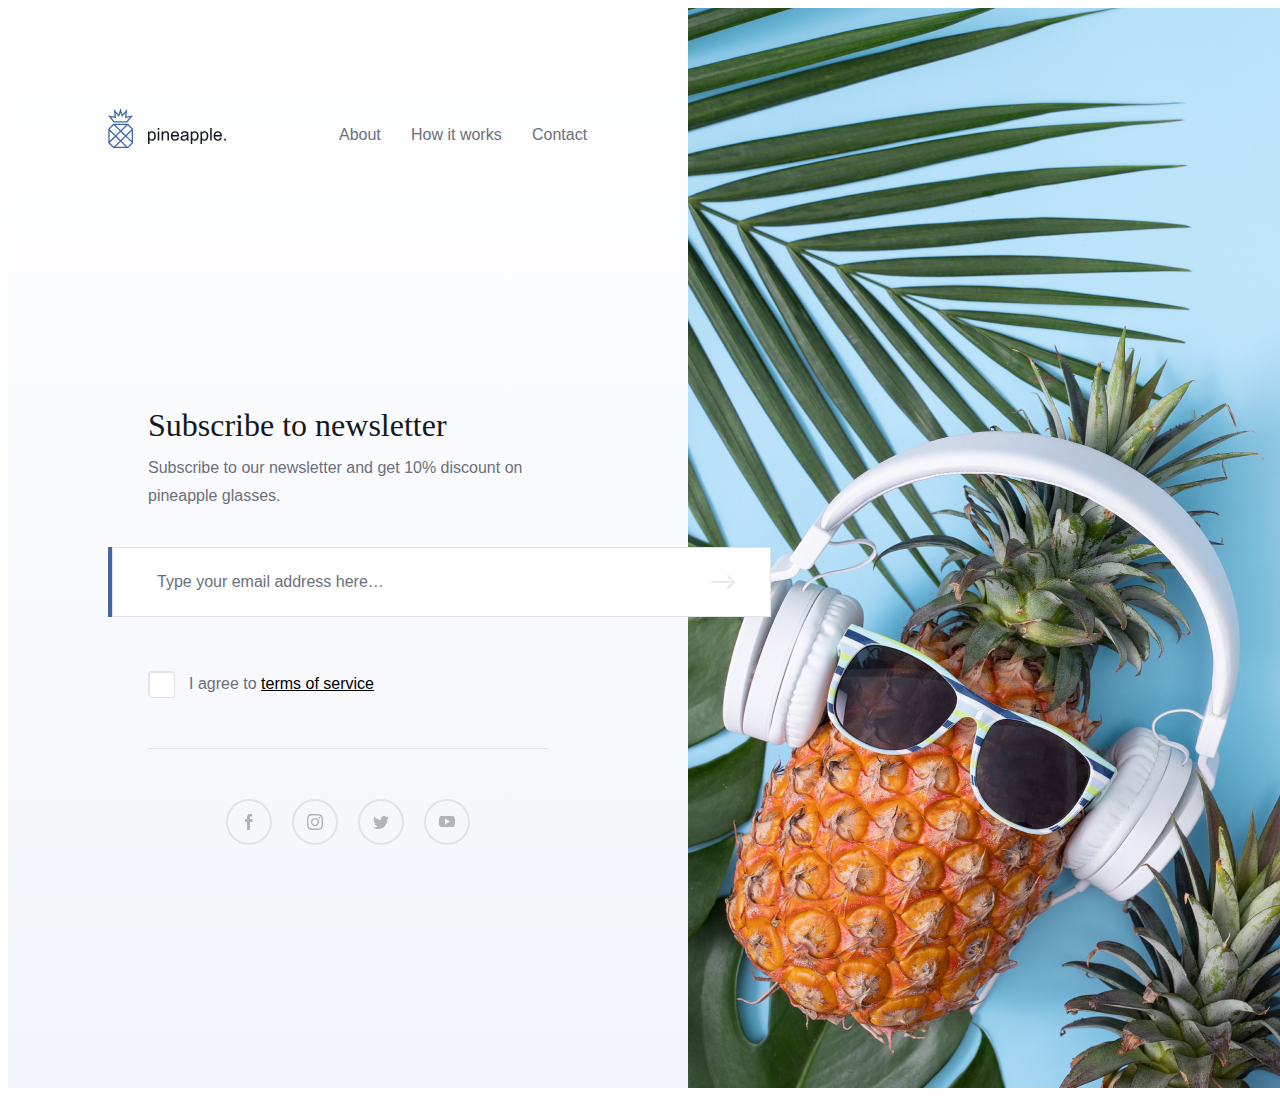
<file: Task1/index.html>
<!DOCTYPE html>
<html lang="en" dir="ltr">
  <head>
    <meta  name="viewport" content="width=device-width, inital-scale=1, maximum-scale=1">
    <link href="style.css" rel="stylesheet">
    <meta charset="utf-8">
    <title></title>
  </head>
  <body>
<div class="bg">
  <div class="right_side"> <img src="Img/image_summer.png" alt=""> </div>
    <div class="left_side">


<!-- Top bar links -->
<div class="topbar">
<a href="#"> <span id="aboutText">About</span> </a>
<a href="#"><span id="howitworksText">How it works</span> </a>
<a href="#"> <span id="contactText">Contact</span> </a>

<!-- Svg pinapple logo and text paths -->
  <svg  id="pineappleText" width="78" height="16" viewBox="0 0 78 16" fill="none" xmlns="http://www.w3.org/2000/svg">
  <path  d="M0 16V3.45115H1.39834V4.63001C1.72803 4.16871 2.10035 3.82417 2.5153 3.59637C2.93026 3.36288 3.43332 3.24613 4.02449 3.24613C4.79755 3.24613 5.47967 3.44545 6.07084 3.8441C6.662 4.24275 7.10822 4.80655 7.40949 5.5355C7.71076 6.25877 7.86139 7.05321 7.86139 7.91885C7.86139 8.84713 7.6937 9.68429 7.35833 10.4303C7.02864 11.1707 6.54547 11.7402 5.90883 12.1388C5.27787 12.5318 4.61281 12.7282 3.91364 12.7282C3.40206 12.7282 2.94163 12.62 2.53236 12.4036C2.12877 12.1872 1.79624 11.9139 1.53476 11.5836V16H0ZM1.38981 8.03844C1.38981 9.20591 1.62571 10.0687 2.09751 10.6268C2.5693 11.1849 3.14058 11.464 3.81132 11.464C4.49344 11.464 5.07608 11.1764 5.55925 10.6012C6.0481 10.0203 6.29252 9.12333 6.29252 7.9103C6.29252 6.75423 6.05378 5.88859 5.5763 5.3134C5.1045 4.73821 4.53892 4.45061 3.87954 4.45061C3.22584 4.45061 2.64604 4.75814 2.14014 5.3732C1.63992 5.98256 1.38981 6.87097 1.38981 8.03844Z" fill="#131821"/>
  <path  d="M9.72868 1.76829V0H11.2634V1.76829H9.72868ZM9.72868 12.5232V3.45115H11.2634V12.5232H9.72868Z" fill="#131821"/>
  <path  d="M13.6082 12.5232V3.45115H14.9895V4.74106C15.6546 3.74444 16.6152 3.24613 17.8714 3.24613C18.4171 3.24613 18.9174 3.34579 19.3721 3.54511C19.8325 3.73874 20.1764 3.99502 20.4038 4.31393C20.6312 4.63285 20.7903 5.01157 20.8813 5.45008C20.9381 5.73483 20.9665 6.23314 20.9665 6.94501V12.5232H19.4318V7.00481C19.4318 6.37836 19.3721 5.91137 19.2527 5.60384C19.1334 5.29062 18.9202 5.04289 18.6132 4.86065C18.312 4.67272 17.9567 4.57875 17.5474 4.57875C16.8937 4.57875 16.3282 4.78662 15.8507 5.20235C15.3789 5.61808 15.143 6.40683 15.143 7.56861V12.5232H13.6082Z" fill="#131821"/>
  <path  d="M29.5271 9.60171L31.113 9.79819C30.8629 10.7265 30.3997 11.4469 29.7232 11.9594C29.0468 12.472 28.1828 12.7282 27.1312 12.7282C25.8067 12.7282 24.7551 12.3211 23.9764 11.5067C23.2033 10.6866 22.8168 9.53906 22.8168 8.06407C22.8168 6.53782 23.209 5.35327 23.9934 4.51041C24.7779 3.66756 25.7954 3.24613 27.0459 3.24613C28.2567 3.24613 29.2457 3.65901 30.0131 4.48478C30.7805 5.31055 31.1642 6.47233 31.1642 7.9701C31.1642 8.06122 31.1613 8.1979 31.1557 8.38014H24.4027C24.4596 9.37676 24.7409 10.1399 25.2468 10.6695C25.7527 11.1991 26.3837 11.464 27.1397 11.464C27.7024 11.464 28.1828 11.3159 28.5807 11.0198C28.9786 10.7236 29.2941 10.2509 29.5271 9.60171ZM24.488 7.11586H29.5442C29.476 6.35273 29.2827 5.78039 28.9644 5.39883C28.4755 4.80655 27.8417 4.51041 27.063 4.51041C26.3581 4.51041 25.7641 4.74675 25.2809 5.21943C24.8035 5.69212 24.5391 6.32426 24.488 7.11586Z" fill="#131821"/>
  <path  d="M38.9574 11.4042C38.3889 11.8882 37.8404 12.2299 37.3118 12.4293C36.7888 12.6286 36.2261 12.7282 35.6235 12.7282C34.6288 12.7282 33.8642 12.4862 33.3299 12.0021C32.7956 11.5124 32.5284 10.8888 32.5284 10.1313C32.5284 9.68713 32.6279 9.28279 32.8268 8.91831C33.0315 8.54814 33.2958 8.252 33.6198 8.0299C33.9495 7.8078 34.319 7.63979 34.7282 7.52589C35.0295 7.44617 35.4843 7.36928 36.0925 7.29525C37.3317 7.14718 38.244 6.97064 38.8295 6.76562C38.8352 6.5549 38.838 6.42107 38.838 6.36412C38.838 5.73768 38.693 5.29632 38.4031 5.04004C38.0109 4.69265 37.4283 4.51895 36.6552 4.51895C35.9333 4.51895 35.399 4.64709 35.0522 4.90336C34.7112 5.15394 34.4582 5.601 34.2934 6.24453L32.7927 6.03951C32.9292 5.39598 33.1537 4.87774 33.4663 4.48478C33.779 4.08614 34.2309 3.78146 34.822 3.57074C35.4132 3.35433 36.0982 3.24613 36.8769 3.24613C37.65 3.24613 38.2781 3.33725 38.7613 3.51949C39.2444 3.70173 39.5997 3.93237 39.8271 4.21143C40.0544 4.48478 40.2136 4.83218 40.3045 5.2536C40.3557 5.51557 40.3813 5.98825 40.3813 6.67165V8.72184C40.3813 10.1513 40.4125 11.0568 40.4751 11.4383C40.5433 11.8142 40.674 12.1758 40.8673 12.5232H39.2643C39.1052 12.2043 39.0028 11.8313 38.9574 11.4042ZM38.8295 7.9701C38.2724 8.1979 37.4368 8.39153 36.3227 8.55099C35.6917 8.64211 35.2455 8.74462 34.984 8.85852C34.7226 8.97241 34.5208 9.14042 34.3787 9.36252C34.2366 9.57893 34.1655 9.82096 34.1655 10.0886C34.1655 10.4987 34.319 10.8404 34.6259 11.1137C34.9386 11.3871 35.3933 11.5238 35.9902 11.5238C36.5813 11.5238 37.1071 11.3956 37.5676 11.1393C38.028 10.8774 38.3662 10.5214 38.5822 10.0715C38.747 9.72415 38.8295 9.2116 38.8295 8.5339V7.9701Z" fill="#131821"/>
  <path  d="M42.7687 16V3.45115H44.167V4.63001C44.4967 4.16871 44.869 3.82417 45.284 3.59637C45.699 3.36288 46.202 3.24613 46.7932 3.24613C47.5662 3.24613 48.2484 3.44545 48.8395 3.8441C49.4307 4.24275 49.8769 4.80655 50.1782 5.5355C50.4795 6.25877 50.6301 7.05321 50.6301 7.91885C50.6301 8.84713 50.4624 9.68429 50.127 10.4303C49.7973 11.1707 49.3142 11.7402 48.6775 12.1388C48.0466 12.5318 47.3815 12.7282 46.6823 12.7282C46.1707 12.7282 45.7103 12.62 45.301 12.4036C44.8975 12.1872 44.5649 11.9139 44.3035 11.5836V16H42.7687ZM44.1585 8.03844C44.1585 9.20591 44.3944 10.0687 44.8662 10.6268C45.338 11.1849 45.9093 11.464 46.58 11.464C47.2621 11.464 47.8448 11.1764 48.3279 10.6012C48.8168 10.0203 49.0612 9.12333 49.0612 7.9103C49.0612 6.75423 48.8225 5.88859 48.345 5.3134C47.8732 4.73821 47.3076 4.45061 46.6482 4.45061C45.9945 4.45061 45.4147 4.75814 44.9088 5.3732C44.4086 5.98256 44.1585 6.87097 44.1585 8.03844Z" fill="#131821"/>
  <path  d="M52.4888 16V3.45115H53.8872V4.63001C54.2169 4.16871 54.5892 3.82417 55.0042 3.59637C55.4191 3.36288 55.9222 3.24613 56.5133 3.24613C57.2864 3.24613 57.9685 3.44545 58.5597 3.8441C59.1509 4.24275 59.5971 4.80655 59.8983 5.5355C60.1996 6.25877 60.3502 7.05321 60.3502 7.91885C60.3502 8.84713 60.1826 9.68429 59.8472 10.4303C59.5175 11.1707 59.0343 11.7402 58.3977 12.1388C57.7667 12.5318 57.1017 12.7282 56.4025 12.7282C55.8909 12.7282 55.4305 12.62 55.0212 12.4036C54.6176 12.1872 54.2851 11.9139 54.0236 11.5836V16H52.4888ZM53.8787 8.03844C53.8787 9.20591 54.1146 10.0687 54.5864 10.6268C55.0582 11.1849 55.6294 11.464 56.3002 11.464C56.9823 11.464 57.5649 11.1764 58.0481 10.6012C58.5369 10.0203 58.7814 9.12333 58.7814 7.9103C58.7814 6.75423 58.5426 5.88859 58.0652 5.3134C57.5934 4.73821 57.0278 4.45061 56.3684 4.45061C55.7147 4.45061 55.1349 4.75814 54.629 5.3732C54.1288 5.98256 53.8787 6.87097 53.8787 8.03844Z" fill="#131821"/>
  <path d="M62.1749 12.5232V0H63.7097V12.5232H62.1749Z" fill="#131821"/>
  <path  d="M72.2958 9.60171L73.8817 9.79819C73.6316 10.7265 73.1683 11.4469 72.4919 11.9594C71.8155 12.472 70.9515 12.7282 69.8999 12.7282C68.5754 12.7282 67.5238 12.3211 66.7451 11.5067C65.972 10.6866 65.5855 9.53906 65.5855 8.06407C65.5855 6.53782 65.9777 5.35327 66.7621 4.51041C67.5466 3.66756 68.5641 3.24613 69.8146 3.24613C71.0254 3.24613 72.0144 3.65901 72.7818 4.48478C73.5492 5.31055 73.9329 6.47233 73.9329 7.9701C73.9329 8.06122 73.93 8.1979 73.9244 8.38014H67.1714C67.2282 9.37676 67.5096 10.1399 68.0155 10.6695C68.5214 11.1991 69.1524 11.464 69.9084 11.464C70.4711 11.464 70.9515 11.3159 71.3494 11.0198C71.7473 10.7236 72.0627 10.2509 72.2958 9.60171ZM67.2567 7.11586H72.3129C72.2446 6.35273 72.0514 5.78039 71.7331 5.39883C71.2442 4.80655 70.6104 4.51041 69.8317 4.51041C69.1268 4.51041 68.5328 4.74675 68.0496 5.21943C67.5721 5.69212 67.3078 6.32426 67.2567 7.11586Z" fill="#131821"/>
  <path  d="M76.2521 12.5232V10.772H78V12.5232H76.2521Z" fill="#131821"/>
  </svg>
  <svg id="pineappleLogo" width="25" height="40" viewBox="0 0 25 40" fill="none" xmlns="http://www.w3.org/2000/svg">
  <path  fill-rule="evenodd" clip-rule="evenodd" d="M5.75658 14.5161L0 7.41936L6.57895 8.54839L5.75658 0.967742L10.5263 6.45161L12.5 0L14.4737 6.45161L19.2434 0.967742L18.4211 8.54839L25 7.41936L19.2434 14.5161H5.75658ZM8.07206 10.1146L7.51478 4.97752L11.0926 9.09101L12.5 4.49046L13.9074 9.09101L17.4852 4.97752L16.9279 10.1146L21.8124 9.27632L18.6088 13.2258H6.39123L3.18759 9.27632L8.07206 10.1146Z" fill="#4066A5"/>
  <path  fill-rule="evenodd" clip-rule="evenodd" d="M20.0658 40H5.26316L0.328947 35.1613V20.6452L5.26316 15.8065H20.0658L25 20.6452V35.1613L20.0658 40ZM7.67582 27.2055L11.8448 23.1172L5.72958 17.1738L1.64474 21.1796V21.344L7.67582 27.2055ZM17.9841 17.0968H7.51948L12.7752 22.2048L17.9841 17.0968ZM8.61039 28.1138L12.7794 24.0255L16.8012 27.9342L12.6322 32.0225L8.61039 28.1138ZM13.7098 23.1131L17.7316 27.0218L23.6842 21.1844V21.1796L19.6828 17.2557L13.7098 23.1131ZM13.5667 32.9308L17.7357 28.8425L23.6842 34.6238V34.6268L19.5208 38.7097H19.5127L13.5667 32.9308ZM18.6662 27.9301L23.6842 32.8071V23.0092L18.6662 27.9301ZM6.7454 28.1179L1.64474 23.1606V33.1199L6.7454 28.1179ZM7.67998 29.0262L11.7017 32.9349L5.81302 38.7097H5.80818L1.80679 34.7857L7.67998 29.0262ZM17.6435 38.7097H7.67383L12.6363 33.8432L17.6435 38.7097Z" fill="#4066A5"/>
  </svg>

</div>

<!-- Mid section text -->
<h1 id ="header1"> Subscribe to newsletter</h1>
<h2 id="subheading"> Subscribe to our newsletter and get 10% discount on pineapple glasses.</h2>

<!-- Vertical line next to input -->
  <div class="vl"> </div>

<!-- Submit form -->
  <form class="typehere" name="mainform" action="index.html" method="post">
   <input type="text" id="inputbase" placeholder="Type your email address here…">
   <input type="image" id="arrow" name="submit" src="Img/ic_arrow.svg" alt="Submit">
  </form>



 <!-- TOS link -->
     <span class="tosText">I agree to
         <a href="#"> <span style="color: black"> <u>terms of service</u></span></a>
      </span>


<!-- Checkbox -->
    <form>
      <label class="box">
        <input type="checkbox">
        <span class="mark"></span>
      </label>

    </form>



<!-- horizontal line-->
<div class="hl">
</div>


<!-- Social icons -->
<div class="fb"></div>
    <img class="fbicon" src="Img/ic_facebook.svg" alt="">

<div class="ig"></div>
    <img class="igicon" src="Img/ic_instagram.svg" alt="">

<div class="tw"></div>
   <img class="twicon" src="Img/ic_twitter.svg" alt="">

<div class="yt"></div>
    <img class="yticon" src="Img/ic_youtube.svg" alt="">




  </div>
</div>
  </body>
</html>
</file>
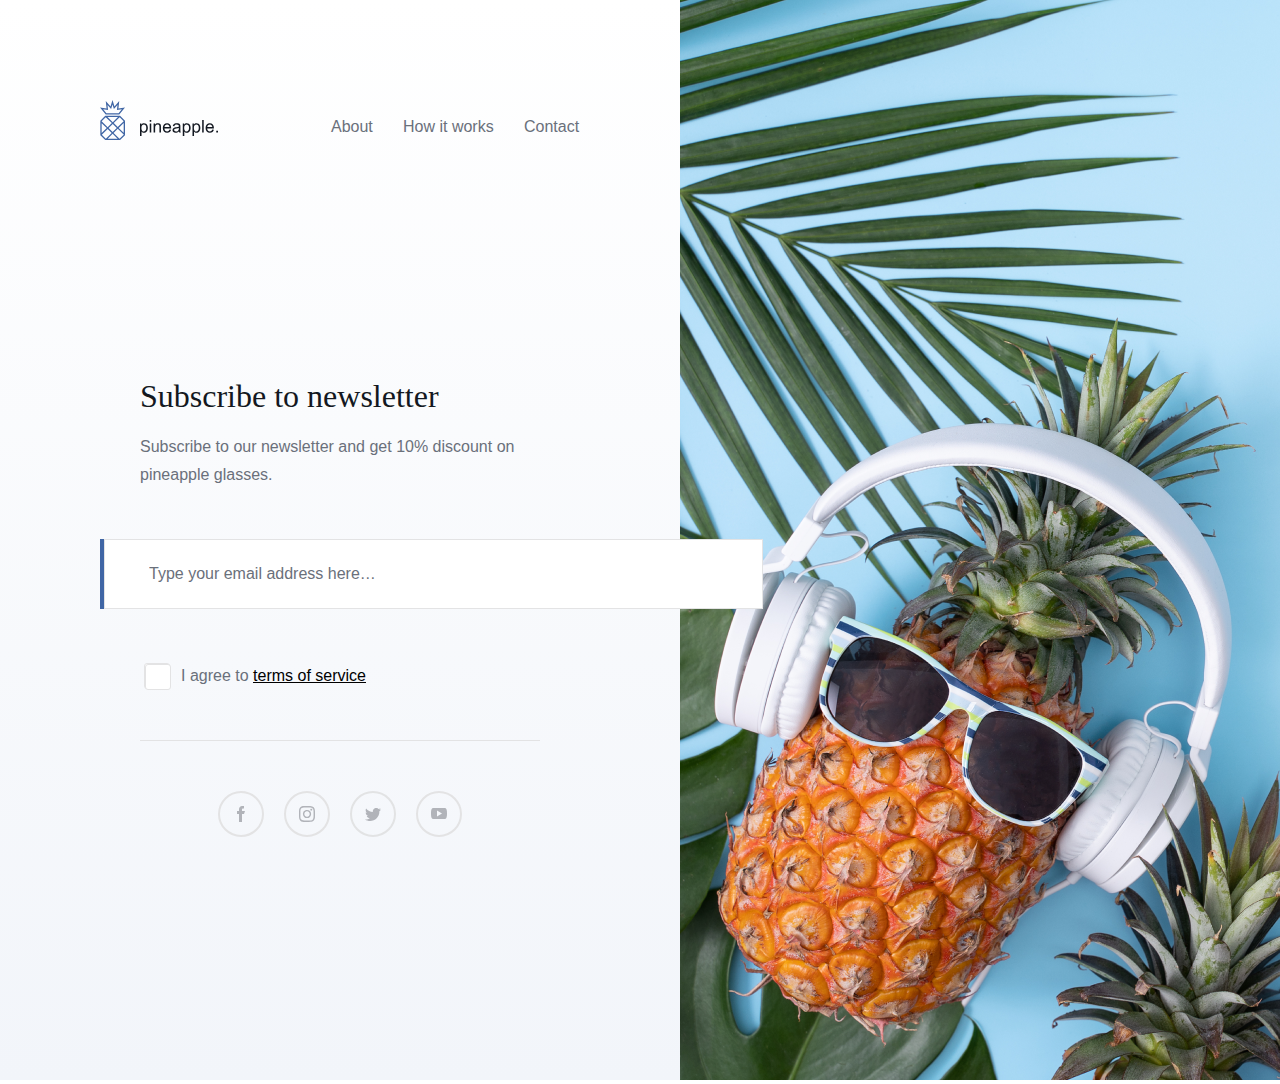
<file: Task2/index.html>
<!DOCTYPE html>
<html lang="en" dir="ltr">
  <head>
    <meta  name="viewport" content="width=device-width, inital-scale=1.0, maximum-scale=1">
    <link href="style.css" rel="stylesheet">
    <meta charset="utf-8">

    <title></title>
  </head>
  <body>
    <script src="script.js"></script>
    <script src="https://ajax.googleapis.com/ajax/libs/jquery/3.5.1/jquery.min.js"></script>
    <script src="jquery.js"></script>

<div class="bg">
  <div class="right_side"> <img src="Img/image_summer.png" alt=""> </div>
    <div class="left_side">


<!-- Top bar links -->
<div class="topbar">
<a href="#"> <span id="aboutText">About</span> </a>
<a href="#"><span id="howitworksText">How it works</span> </a>
<a href="#"> <span id="contactText">Contact</span> </a>

<!-- Svg pinapple logo and text paths -->
  <svg  id="pineappleText" width="78" height="16" viewBox="0 0 78 16" fill="none" xmlns="http://www.w3.org/2000/svg">
  <path  d="M0 16V3.45115H1.39834V4.63001C1.72803 4.16871 2.10035 3.82417 2.5153 3.59637C2.93026 3.36288 3.43332 3.24613 4.02449 3.24613C4.79755 3.24613 5.47967 3.44545 6.07084 3.8441C6.662 4.24275 7.10822 4.80655 7.40949 5.5355C7.71076 6.25877 7.86139 7.05321 7.86139 7.91885C7.86139 8.84713 7.6937 9.68429 7.35833 10.4303C7.02864 11.1707 6.54547 11.7402 5.90883 12.1388C5.27787 12.5318 4.61281 12.7282 3.91364 12.7282C3.40206 12.7282 2.94163 12.62 2.53236 12.4036C2.12877 12.1872 1.79624 11.9139 1.53476 11.5836V16H0ZM1.38981 8.03844C1.38981 9.20591 1.62571 10.0687 2.09751 10.6268C2.5693 11.1849 3.14058 11.464 3.81132 11.464C4.49344 11.464 5.07608 11.1764 5.55925 10.6012C6.0481 10.0203 6.29252 9.12333 6.29252 7.9103C6.29252 6.75423 6.05378 5.88859 5.5763 5.3134C5.1045 4.73821 4.53892 4.45061 3.87954 4.45061C3.22584 4.45061 2.64604 4.75814 2.14014 5.3732C1.63992 5.98256 1.38981 6.87097 1.38981 8.03844Z" fill="#131821"/>
  <path  d="M9.72868 1.76829V0H11.2634V1.76829H9.72868ZM9.72868 12.5232V3.45115H11.2634V12.5232H9.72868Z" fill="#131821"/>
  <path  d="M13.6082 12.5232V3.45115H14.9895V4.74106C15.6546 3.74444 16.6152 3.24613 17.8714 3.24613C18.4171 3.24613 18.9174 3.34579 19.3721 3.54511C19.8325 3.73874 20.1764 3.99502 20.4038 4.31393C20.6312 4.63285 20.7903 5.01157 20.8813 5.45008C20.9381 5.73483 20.9665 6.23314 20.9665 6.94501V12.5232H19.4318V7.00481C19.4318 6.37836 19.3721 5.91137 19.2527 5.60384C19.1334 5.29062 18.9202 5.04289 18.6132 4.86065C18.312 4.67272 17.9567 4.57875 17.5474 4.57875C16.8937 4.57875 16.3282 4.78662 15.8507 5.20235C15.3789 5.61808 15.143 6.40683 15.143 7.56861V12.5232H13.6082Z" fill="#131821"/>
  <path  d="M29.5271 9.60171L31.113 9.79819C30.8629 10.7265 30.3997 11.4469 29.7232 11.9594C29.0468 12.472 28.1828 12.7282 27.1312 12.7282C25.8067 12.7282 24.7551 12.3211 23.9764 11.5067C23.2033 10.6866 22.8168 9.53906 22.8168 8.06407C22.8168 6.53782 23.209 5.35327 23.9934 4.51041C24.7779 3.66756 25.7954 3.24613 27.0459 3.24613C28.2567 3.24613 29.2457 3.65901 30.0131 4.48478C30.7805 5.31055 31.1642 6.47233 31.1642 7.9701C31.1642 8.06122 31.1613 8.1979 31.1557 8.38014H24.4027C24.4596 9.37676 24.7409 10.1399 25.2468 10.6695C25.7527 11.1991 26.3837 11.464 27.1397 11.464C27.7024 11.464 28.1828 11.3159 28.5807 11.0198C28.9786 10.7236 29.2941 10.2509 29.5271 9.60171ZM24.488 7.11586H29.5442C29.476 6.35273 29.2827 5.78039 28.9644 5.39883C28.4755 4.80655 27.8417 4.51041 27.063 4.51041C26.3581 4.51041 25.7641 4.74675 25.2809 5.21943C24.8035 5.69212 24.5391 6.32426 24.488 7.11586Z" fill="#131821"/>
  <path  d="M38.9574 11.4042C38.3889 11.8882 37.8404 12.2299 37.3118 12.4293C36.7888 12.6286 36.2261 12.7282 35.6235 12.7282C34.6288 12.7282 33.8642 12.4862 33.3299 12.0021C32.7956 11.5124 32.5284 10.8888 32.5284 10.1313C32.5284 9.68713 32.6279 9.28279 32.8268 8.91831C33.0315 8.54814 33.2958 8.252 33.6198 8.0299C33.9495 7.8078 34.319 7.63979 34.7282 7.52589C35.0295 7.44617 35.4843 7.36928 36.0925 7.29525C37.3317 7.14718 38.244 6.97064 38.8295 6.76562C38.8352 6.5549 38.838 6.42107 38.838 6.36412C38.838 5.73768 38.693 5.29632 38.4031 5.04004C38.0109 4.69265 37.4283 4.51895 36.6552 4.51895C35.9333 4.51895 35.399 4.64709 35.0522 4.90336C34.7112 5.15394 34.4582 5.601 34.2934 6.24453L32.7927 6.03951C32.9292 5.39598 33.1537 4.87774 33.4663 4.48478C33.779 4.08614 34.2309 3.78146 34.822 3.57074C35.4132 3.35433 36.0982 3.24613 36.8769 3.24613C37.65 3.24613 38.2781 3.33725 38.7613 3.51949C39.2444 3.70173 39.5997 3.93237 39.8271 4.21143C40.0544 4.48478 40.2136 4.83218 40.3045 5.2536C40.3557 5.51557 40.3813 5.98825 40.3813 6.67165V8.72184C40.3813 10.1513 40.4125 11.0568 40.4751 11.4383C40.5433 11.8142 40.674 12.1758 40.8673 12.5232H39.2643C39.1052 12.2043 39.0028 11.8313 38.9574 11.4042ZM38.8295 7.9701C38.2724 8.1979 37.4368 8.39153 36.3227 8.55099C35.6917 8.64211 35.2455 8.74462 34.984 8.85852C34.7226 8.97241 34.5208 9.14042 34.3787 9.36252C34.2366 9.57893 34.1655 9.82096 34.1655 10.0886C34.1655 10.4987 34.319 10.8404 34.6259 11.1137C34.9386 11.3871 35.3933 11.5238 35.9902 11.5238C36.5813 11.5238 37.1071 11.3956 37.5676 11.1393C38.028 10.8774 38.3662 10.5214 38.5822 10.0715C38.747 9.72415 38.8295 9.2116 38.8295 8.5339V7.9701Z" fill="#131821"/>
  <path  d="M42.7687 16V3.45115H44.167V4.63001C44.4967 4.16871 44.869 3.82417 45.284 3.59637C45.699 3.36288 46.202 3.24613 46.7932 3.24613C47.5662 3.24613 48.2484 3.44545 48.8395 3.8441C49.4307 4.24275 49.8769 4.80655 50.1782 5.5355C50.4795 6.25877 50.6301 7.05321 50.6301 7.91885C50.6301 8.84713 50.4624 9.68429 50.127 10.4303C49.7973 11.1707 49.3142 11.7402 48.6775 12.1388C48.0466 12.5318 47.3815 12.7282 46.6823 12.7282C46.1707 12.7282 45.7103 12.62 45.301 12.4036C44.8975 12.1872 44.5649 11.9139 44.3035 11.5836V16H42.7687ZM44.1585 8.03844C44.1585 9.20591 44.3944 10.0687 44.8662 10.6268C45.338 11.1849 45.9093 11.464 46.58 11.464C47.2621 11.464 47.8448 11.1764 48.3279 10.6012C48.8168 10.0203 49.0612 9.12333 49.0612 7.9103C49.0612 6.75423 48.8225 5.88859 48.345 5.3134C47.8732 4.73821 47.3076 4.45061 46.6482 4.45061C45.9945 4.45061 45.4147 4.75814 44.9088 5.3732C44.4086 5.98256 44.1585 6.87097 44.1585 8.03844Z" fill="#131821"/>
  <path  d="M52.4888 16V3.45115H53.8872V4.63001C54.2169 4.16871 54.5892 3.82417 55.0042 3.59637C55.4191 3.36288 55.9222 3.24613 56.5133 3.24613C57.2864 3.24613 57.9685 3.44545 58.5597 3.8441C59.1509 4.24275 59.5971 4.80655 59.8983 5.5355C60.1996 6.25877 60.3502 7.05321 60.3502 7.91885C60.3502 8.84713 60.1826 9.68429 59.8472 10.4303C59.5175 11.1707 59.0343 11.7402 58.3977 12.1388C57.7667 12.5318 57.1017 12.7282 56.4025 12.7282C55.8909 12.7282 55.4305 12.62 55.0212 12.4036C54.6176 12.1872 54.2851 11.9139 54.0236 11.5836V16H52.4888ZM53.8787 8.03844C53.8787 9.20591 54.1146 10.0687 54.5864 10.6268C55.0582 11.1849 55.6294 11.464 56.3002 11.464C56.9823 11.464 57.5649 11.1764 58.0481 10.6012C58.5369 10.0203 58.7814 9.12333 58.7814 7.9103C58.7814 6.75423 58.5426 5.88859 58.0652 5.3134C57.5934 4.73821 57.0278 4.45061 56.3684 4.45061C55.7147 4.45061 55.1349 4.75814 54.629 5.3732C54.1288 5.98256 53.8787 6.87097 53.8787 8.03844Z" fill="#131821"/>
  <path d="M62.1749 12.5232V0H63.7097V12.5232H62.1749Z" fill="#131821"/>
  <path  d="M72.2958 9.60171L73.8817 9.79819C73.6316 10.7265 73.1683 11.4469 72.4919 11.9594C71.8155 12.472 70.9515 12.7282 69.8999 12.7282C68.5754 12.7282 67.5238 12.3211 66.7451 11.5067C65.972 10.6866 65.5855 9.53906 65.5855 8.06407C65.5855 6.53782 65.9777 5.35327 66.7621 4.51041C67.5466 3.66756 68.5641 3.24613 69.8146 3.24613C71.0254 3.24613 72.0144 3.65901 72.7818 4.48478C73.5492 5.31055 73.9329 6.47233 73.9329 7.9701C73.9329 8.06122 73.93 8.1979 73.9244 8.38014H67.1714C67.2282 9.37676 67.5096 10.1399 68.0155 10.6695C68.5214 11.1991 69.1524 11.464 69.9084 11.464C70.4711 11.464 70.9515 11.3159 71.3494 11.0198C71.7473 10.7236 72.0627 10.2509 72.2958 9.60171ZM67.2567 7.11586H72.3129C72.2446 6.35273 72.0514 5.78039 71.7331 5.39883C71.2442 4.80655 70.6104 4.51041 69.8317 4.51041C69.1268 4.51041 68.5328 4.74675 68.0496 5.21943C67.5721 5.69212 67.3078 6.32426 67.2567 7.11586Z" fill="#131821"/>
  <path  d="M76.2521 12.5232V10.772H78V12.5232H76.2521Z" fill="#131821"/>
  </svg>
  <svg id="pineappleLogo" width="25" height="40" viewBox="0 0 25 40" fill="none" xmlns="http://www.w3.org/2000/svg">
  <path  fill-rule="evenodd" clip-rule="evenodd" d="M5.75658 14.5161L0 7.41936L6.57895 8.54839L5.75658 0.967742L10.5263 6.45161L12.5 0L14.4737 6.45161L19.2434 0.967742L18.4211 8.54839L25 7.41936L19.2434 14.5161H5.75658ZM8.07206 10.1146L7.51478 4.97752L11.0926 9.09101L12.5 4.49046L13.9074 9.09101L17.4852 4.97752L16.9279 10.1146L21.8124 9.27632L18.6088 13.2258H6.39123L3.18759 9.27632L8.07206 10.1146Z" fill="#4066A5"/>
  <path  fill-rule="evenodd" clip-rule="evenodd" d="M20.0658 40H5.26316L0.328947 35.1613V20.6452L5.26316 15.8065H20.0658L25 20.6452V35.1613L20.0658 40ZM7.67582 27.2055L11.8448 23.1172L5.72958 17.1738L1.64474 21.1796V21.344L7.67582 27.2055ZM17.9841 17.0968H7.51948L12.7752 22.2048L17.9841 17.0968ZM8.61039 28.1138L12.7794 24.0255L16.8012 27.9342L12.6322 32.0225L8.61039 28.1138ZM13.7098 23.1131L17.7316 27.0218L23.6842 21.1844V21.1796L19.6828 17.2557L13.7098 23.1131ZM13.5667 32.9308L17.7357 28.8425L23.6842 34.6238V34.6268L19.5208 38.7097H19.5127L13.5667 32.9308ZM18.6662 27.9301L23.6842 32.8071V23.0092L18.6662 27.9301ZM6.7454 28.1179L1.64474 23.1606V33.1199L6.7454 28.1179ZM7.67998 29.0262L11.7017 32.9349L5.81302 38.7097H5.80818L1.80679 34.7857L7.67998 29.0262ZM17.6435 38.7097H7.67383L12.6363 33.8432L17.6435 38.7097Z" fill="#4066A5"/>
  </svg>

</div>

<!-- Mid section text -->
<h1 id ="header1"> Subscribe to newsletter</h1>
<h2 id="subheading"> Subscribe to our newsletter and get 10% discount on pineapple glasses.</h2>

<!-- Vertical line next to input -->
  <div class="vl"> </div>


<div class="errors" id="errors">
</div>
<!-- Submit form -->
  <form onsubmit="return false"
   class="typehere" id="mainform" method="post">
   <input type="text" name="emails"  id="inputbase" placeholder="Type your email address here…" >


<button id="button1" name="subbtn" type="submit"  onclick="return MainFunction();">
     <img id="arrow" src="Img/ic_arrow.svg" >
</button>

<!-- Checkbox -->
<label class="box">
  <input type="checkbox" name="checkbox" id="chckbx" value="1" >
  <span class="mark"></span>
</label>

  </form>

 <!-- TOS link -->
     <span class="tosText">I agree to
         <a href="#"> <span style="color: black"> <u>terms of service</u></span></a>
      </span>

<!-- horizontal line-->
<div class="hl">
</div>


<!-- Social icons -->
<div class="fb"></div>
    <img class="fbicon" src="Img/ic_facebook.svg" alt="">

<div class="ig"></div>
    <img class="igicon" src="Img/ic_instagram.svg" alt="">

<div class="tw"></div>
   <img class="twicon" src="Img/ic_twitter.svg" alt="">

<div class="yt"></div>
    <img class="yticon" src="Img/ic_youtube.svg" alt="">




  </div>
</div>
  </body>
</html>
</file>
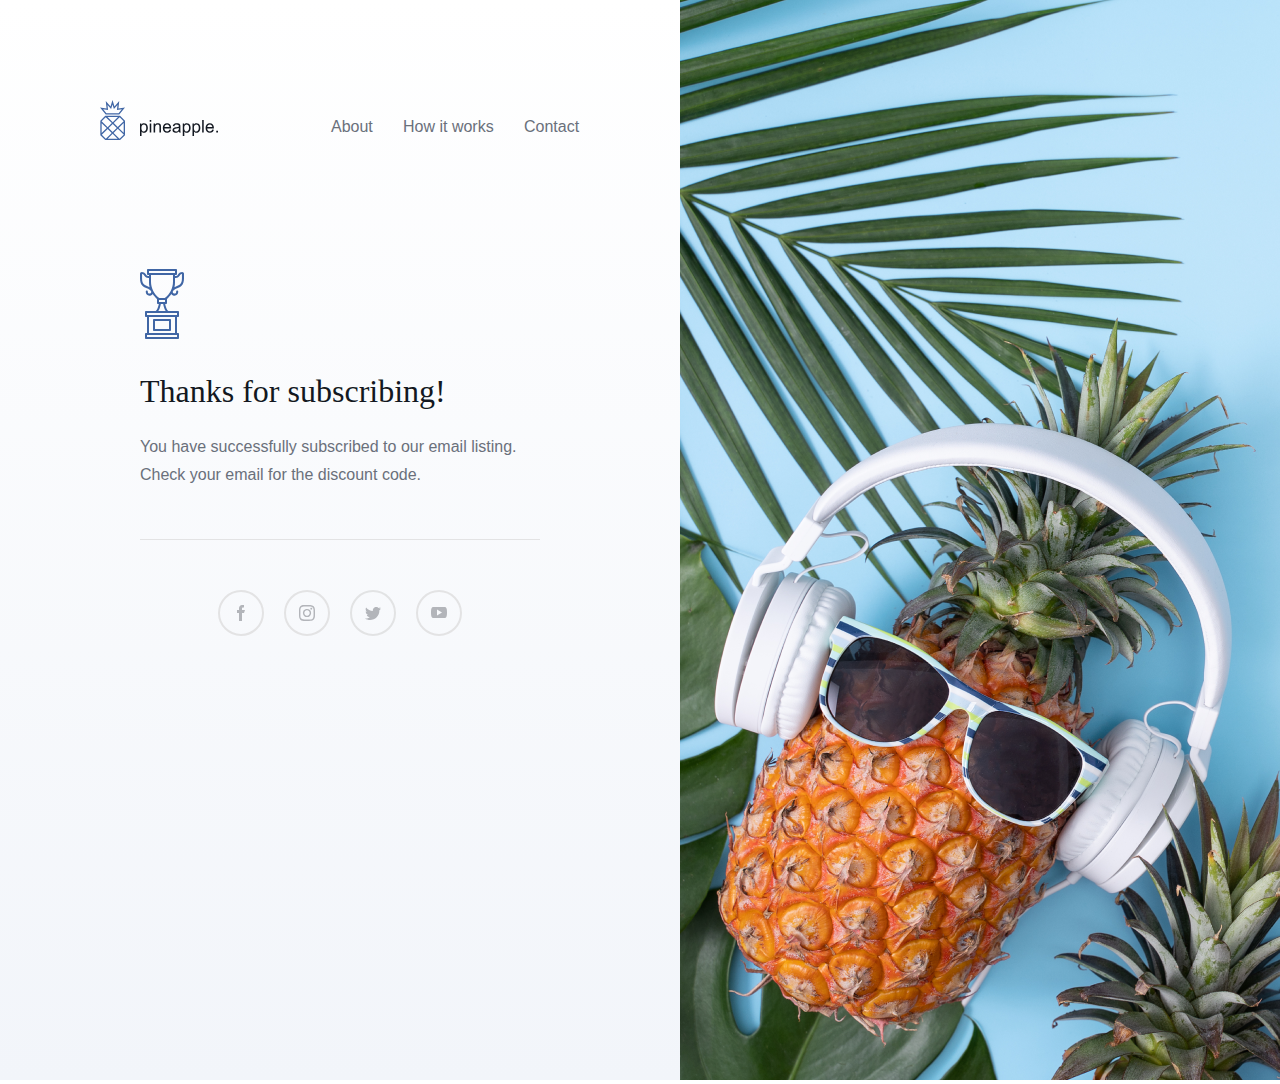
<file: Task2/congrats.html>
<!DOCTYPE html>
<html lang="en" dir="ltr">
  <head>
    <meta  name="viewport" content="width=device-width, inital-scale=1.0, maximum-scale=1">
    <link href="style2.css" rel="stylesheet">
    <meta charset="utf-8">

    <title></title>
  </head>
  <body>


<div class="bg">
  <div class="right_side"> <img src="Img/image_summer.png" alt=""> </div>
    <div class="left_side">


<!-- Top bar links -->
<div class="topbar">
<a href="#"> <span id="aboutText">About</span> </a>
<a href="#"><span id="howitworksText">How it works</span> </a>
<a href="#"> <span id="contactText">Contact</span> </a>

<!-- Svg pinapple logo and text paths -->
  <svg  id="pineappleText" width="78" height="16" viewBox="0 0 78 16" fill="none" xmlns="http://www.w3.org/2000/svg">
  <path  d="M0 16V3.45115H1.39834V4.63001C1.72803 4.16871 2.10035 3.82417 2.5153 3.59637C2.93026 3.36288 3.43332 3.24613 4.02449 3.24613C4.79755 3.24613 5.47967 3.44545 6.07084 3.8441C6.662 4.24275 7.10822 4.80655 7.40949 5.5355C7.71076 6.25877 7.86139 7.05321 7.86139 7.91885C7.86139 8.84713 7.6937 9.68429 7.35833 10.4303C7.02864 11.1707 6.54547 11.7402 5.90883 12.1388C5.27787 12.5318 4.61281 12.7282 3.91364 12.7282C3.40206 12.7282 2.94163 12.62 2.53236 12.4036C2.12877 12.1872 1.79624 11.9139 1.53476 11.5836V16H0ZM1.38981 8.03844C1.38981 9.20591 1.62571 10.0687 2.09751 10.6268C2.5693 11.1849 3.14058 11.464 3.81132 11.464C4.49344 11.464 5.07608 11.1764 5.55925 10.6012C6.0481 10.0203 6.29252 9.12333 6.29252 7.9103C6.29252 6.75423 6.05378 5.88859 5.5763 5.3134C5.1045 4.73821 4.53892 4.45061 3.87954 4.45061C3.22584 4.45061 2.64604 4.75814 2.14014 5.3732C1.63992 5.98256 1.38981 6.87097 1.38981 8.03844Z" fill="#131821"/>
  <path  d="M9.72868 1.76829V0H11.2634V1.76829H9.72868ZM9.72868 12.5232V3.45115H11.2634V12.5232H9.72868Z" fill="#131821"/>
  <path  d="M13.6082 12.5232V3.45115H14.9895V4.74106C15.6546 3.74444 16.6152 3.24613 17.8714 3.24613C18.4171 3.24613 18.9174 3.34579 19.3721 3.54511C19.8325 3.73874 20.1764 3.99502 20.4038 4.31393C20.6312 4.63285 20.7903 5.01157 20.8813 5.45008C20.9381 5.73483 20.9665 6.23314 20.9665 6.94501V12.5232H19.4318V7.00481C19.4318 6.37836 19.3721 5.91137 19.2527 5.60384C19.1334 5.29062 18.9202 5.04289 18.6132 4.86065C18.312 4.67272 17.9567 4.57875 17.5474 4.57875C16.8937 4.57875 16.3282 4.78662 15.8507 5.20235C15.3789 5.61808 15.143 6.40683 15.143 7.56861V12.5232H13.6082Z" fill="#131821"/>
  <path  d="M29.5271 9.60171L31.113 9.79819C30.8629 10.7265 30.3997 11.4469 29.7232 11.9594C29.0468 12.472 28.1828 12.7282 27.1312 12.7282C25.8067 12.7282 24.7551 12.3211 23.9764 11.5067C23.2033 10.6866 22.8168 9.53906 22.8168 8.06407C22.8168 6.53782 23.209 5.35327 23.9934 4.51041C24.7779 3.66756 25.7954 3.24613 27.0459 3.24613C28.2567 3.24613 29.2457 3.65901 30.0131 4.48478C30.7805 5.31055 31.1642 6.47233 31.1642 7.9701C31.1642 8.06122 31.1613 8.1979 31.1557 8.38014H24.4027C24.4596 9.37676 24.7409 10.1399 25.2468 10.6695C25.7527 11.1991 26.3837 11.464 27.1397 11.464C27.7024 11.464 28.1828 11.3159 28.5807 11.0198C28.9786 10.7236 29.2941 10.2509 29.5271 9.60171ZM24.488 7.11586H29.5442C29.476 6.35273 29.2827 5.78039 28.9644 5.39883C28.4755 4.80655 27.8417 4.51041 27.063 4.51041C26.3581 4.51041 25.7641 4.74675 25.2809 5.21943C24.8035 5.69212 24.5391 6.32426 24.488 7.11586Z" fill="#131821"/>
  <path  d="M38.9574 11.4042C38.3889 11.8882 37.8404 12.2299 37.3118 12.4293C36.7888 12.6286 36.2261 12.7282 35.6235 12.7282C34.6288 12.7282 33.8642 12.4862 33.3299 12.0021C32.7956 11.5124 32.5284 10.8888 32.5284 10.1313C32.5284 9.68713 32.6279 9.28279 32.8268 8.91831C33.0315 8.54814 33.2958 8.252 33.6198 8.0299C33.9495 7.8078 34.319 7.63979 34.7282 7.52589C35.0295 7.44617 35.4843 7.36928 36.0925 7.29525C37.3317 7.14718 38.244 6.97064 38.8295 6.76562C38.8352 6.5549 38.838 6.42107 38.838 6.36412C38.838 5.73768 38.693 5.29632 38.4031 5.04004C38.0109 4.69265 37.4283 4.51895 36.6552 4.51895C35.9333 4.51895 35.399 4.64709 35.0522 4.90336C34.7112 5.15394 34.4582 5.601 34.2934 6.24453L32.7927 6.03951C32.9292 5.39598 33.1537 4.87774 33.4663 4.48478C33.779 4.08614 34.2309 3.78146 34.822 3.57074C35.4132 3.35433 36.0982 3.24613 36.8769 3.24613C37.65 3.24613 38.2781 3.33725 38.7613 3.51949C39.2444 3.70173 39.5997 3.93237 39.8271 4.21143C40.0544 4.48478 40.2136 4.83218 40.3045 5.2536C40.3557 5.51557 40.3813 5.98825 40.3813 6.67165V8.72184C40.3813 10.1513 40.4125 11.0568 40.4751 11.4383C40.5433 11.8142 40.674 12.1758 40.8673 12.5232H39.2643C39.1052 12.2043 39.0028 11.8313 38.9574 11.4042ZM38.8295 7.9701C38.2724 8.1979 37.4368 8.39153 36.3227 8.55099C35.6917 8.64211 35.2455 8.74462 34.984 8.85852C34.7226 8.97241 34.5208 9.14042 34.3787 9.36252C34.2366 9.57893 34.1655 9.82096 34.1655 10.0886C34.1655 10.4987 34.319 10.8404 34.6259 11.1137C34.9386 11.3871 35.3933 11.5238 35.9902 11.5238C36.5813 11.5238 37.1071 11.3956 37.5676 11.1393C38.028 10.8774 38.3662 10.5214 38.5822 10.0715C38.747 9.72415 38.8295 9.2116 38.8295 8.5339V7.9701Z" fill="#131821"/>
  <path  d="M42.7687 16V3.45115H44.167V4.63001C44.4967 4.16871 44.869 3.82417 45.284 3.59637C45.699 3.36288 46.202 3.24613 46.7932 3.24613C47.5662 3.24613 48.2484 3.44545 48.8395 3.8441C49.4307 4.24275 49.8769 4.80655 50.1782 5.5355C50.4795 6.25877 50.6301 7.05321 50.6301 7.91885C50.6301 8.84713 50.4624 9.68429 50.127 10.4303C49.7973 11.1707 49.3142 11.7402 48.6775 12.1388C48.0466 12.5318 47.3815 12.7282 46.6823 12.7282C46.1707 12.7282 45.7103 12.62 45.301 12.4036C44.8975 12.1872 44.5649 11.9139 44.3035 11.5836V16H42.7687ZM44.1585 8.03844C44.1585 9.20591 44.3944 10.0687 44.8662 10.6268C45.338 11.1849 45.9093 11.464 46.58 11.464C47.2621 11.464 47.8448 11.1764 48.3279 10.6012C48.8168 10.0203 49.0612 9.12333 49.0612 7.9103C49.0612 6.75423 48.8225 5.88859 48.345 5.3134C47.8732 4.73821 47.3076 4.45061 46.6482 4.45061C45.9945 4.45061 45.4147 4.75814 44.9088 5.3732C44.4086 5.98256 44.1585 6.87097 44.1585 8.03844Z" fill="#131821"/>
  <path  d="M52.4888 16V3.45115H53.8872V4.63001C54.2169 4.16871 54.5892 3.82417 55.0042 3.59637C55.4191 3.36288 55.9222 3.24613 56.5133 3.24613C57.2864 3.24613 57.9685 3.44545 58.5597 3.8441C59.1509 4.24275 59.5971 4.80655 59.8983 5.5355C60.1996 6.25877 60.3502 7.05321 60.3502 7.91885C60.3502 8.84713 60.1826 9.68429 59.8472 10.4303C59.5175 11.1707 59.0343 11.7402 58.3977 12.1388C57.7667 12.5318 57.1017 12.7282 56.4025 12.7282C55.8909 12.7282 55.4305 12.62 55.0212 12.4036C54.6176 12.1872 54.2851 11.9139 54.0236 11.5836V16H52.4888ZM53.8787 8.03844C53.8787 9.20591 54.1146 10.0687 54.5864 10.6268C55.0582 11.1849 55.6294 11.464 56.3002 11.464C56.9823 11.464 57.5649 11.1764 58.0481 10.6012C58.5369 10.0203 58.7814 9.12333 58.7814 7.9103C58.7814 6.75423 58.5426 5.88859 58.0652 5.3134C57.5934 4.73821 57.0278 4.45061 56.3684 4.45061C55.7147 4.45061 55.1349 4.75814 54.629 5.3732C54.1288 5.98256 53.8787 6.87097 53.8787 8.03844Z" fill="#131821"/>
  <path d="M62.1749 12.5232V0H63.7097V12.5232H62.1749Z" fill="#131821"/>
  <path  d="M72.2958 9.60171L73.8817 9.79819C73.6316 10.7265 73.1683 11.4469 72.4919 11.9594C71.8155 12.472 70.9515 12.7282 69.8999 12.7282C68.5754 12.7282 67.5238 12.3211 66.7451 11.5067C65.972 10.6866 65.5855 9.53906 65.5855 8.06407C65.5855 6.53782 65.9777 5.35327 66.7621 4.51041C67.5466 3.66756 68.5641 3.24613 69.8146 3.24613C71.0254 3.24613 72.0144 3.65901 72.7818 4.48478C73.5492 5.31055 73.9329 6.47233 73.9329 7.9701C73.9329 8.06122 73.93 8.1979 73.9244 8.38014H67.1714C67.2282 9.37676 67.5096 10.1399 68.0155 10.6695C68.5214 11.1991 69.1524 11.464 69.9084 11.464C70.4711 11.464 70.9515 11.3159 71.3494 11.0198C71.7473 10.7236 72.0627 10.2509 72.2958 9.60171ZM67.2567 7.11586H72.3129C72.2446 6.35273 72.0514 5.78039 71.7331 5.39883C71.2442 4.80655 70.6104 4.51041 69.8317 4.51041C69.1268 4.51041 68.5328 4.74675 68.0496 5.21943C67.5721 5.69212 67.3078 6.32426 67.2567 7.11586Z" fill="#131821"/>
  <path  d="M76.2521 12.5232V10.772H78V12.5232H76.2521Z" fill="#131821"/>
  </svg>
  <svg id="pineappleLogo" width="25" height="40" viewBox="0 0 25 40" fill="none" xmlns="http://www.w3.org/2000/svg">
  <path  fill-rule="evenodd" clip-rule="evenodd" d="M5.75658 14.5161L0 7.41936L6.57895 8.54839L5.75658 0.967742L10.5263 6.45161L12.5 0L14.4737 6.45161L19.2434 0.967742L18.4211 8.54839L25 7.41936L19.2434 14.5161H5.75658ZM8.07206 10.1146L7.51478 4.97752L11.0926 9.09101L12.5 4.49046L13.9074 9.09101L17.4852 4.97752L16.9279 10.1146L21.8124 9.27632L18.6088 13.2258H6.39123L3.18759 9.27632L8.07206 10.1146Z" fill="#4066A5"/>
  <path  fill-rule="evenodd" clip-rule="evenodd" d="M20.0658 40H5.26316L0.328947 35.1613V20.6452L5.26316 15.8065H20.0658L25 20.6452V35.1613L20.0658 40ZM7.67582 27.2055L11.8448 23.1172L5.72958 17.1738L1.64474 21.1796V21.344L7.67582 27.2055ZM17.9841 17.0968H7.51948L12.7752 22.2048L17.9841 17.0968ZM8.61039 28.1138L12.7794 24.0255L16.8012 27.9342L12.6322 32.0225L8.61039 28.1138ZM13.7098 23.1131L17.7316 27.0218L23.6842 21.1844V21.1796L19.6828 17.2557L13.7098 23.1131ZM13.5667 32.9308L17.7357 28.8425L23.6842 34.6238V34.6268L19.5208 38.7097H19.5127L13.5667 32.9308ZM18.6662 27.9301L23.6842 32.8071V23.0092L18.6662 27.9301ZM6.7454 28.1179L1.64474 23.1606V33.1199L6.7454 28.1179ZM7.67998 29.0262L11.7017 32.9349L5.81302 38.7097H5.80818L1.80679 34.7857L7.67998 29.0262ZM17.6435 38.7097H7.67383L12.6363 33.8432L17.6435 38.7097Z" fill="#4066A5"/>
  </svg>

</div>

<div class="trophy">
  <img src="Img/trophy_img.svg" alt="">
</div>


<!-- Mid section text -->
<h1 id ="header1"> Thanks for subscribing!</h1>
<h2 id="subheading"> You have successfully subscribed to our email listing. Check your email for the discount code.</h2>

<!-- Vertical line next to input -->





<!-- horizontal line-->
<div class="hl">
</div>


<!-- Social icons -->
<div class="fb"></div>
    <img class="fbicon" src="Img/ic_facebook.svg" alt="">

<div class="ig"></div>
    <img class="igicon" src="Img/ic_instagram.svg" alt="">

<div class="tw"></div>
   <img class="twicon" src="Img/ic_twitter.svg" alt="">

<div class="yt"></div>
    <img class="yticon" src="Img/ic_youtube.svg" alt="">




  </div>
</div>
  </body>
</html>
</file>
<file: Task1/style.css>
/*  desktop */
.bg {

position: relative;
width: 1920px;
height: 1080px;
background: #FFFFFF;
}

/*  main parameters for left side */
.left_side{
position: absolute;
width: 680px;
height: 1080px;
left: 0px;
top: 0px;
background: linear-gradient(180deg, #FFFFFF 0%, #F2F5FA 100%);

}
/*  main parameters for right side */
.right_side{
position: absolute;
width: 1240px;
height: 1080px;
left: 680px;
top: 0px;

}

/*  heading */
#header1 {
position: absolute;
width: 399px;
height: 44px;
left: 140px;
top: 374px;
font-family: Georgia;
font-style: normal;
font-weight: normal;
font-size: 32px;
line-height: 44px;
color: #131821;
}

/*  subheading */
#subheading{
position: absolute;
width: 400px;
height: 56px;
left: 140px;
top: 433px;
font-family: Arial;
font-style: normal;
font-weight: normal;
font-size: 16px;
line-height: 28px;
color: #6A707B;
}

/*  inputbase */

.typehere{
position: absolute;
width: 227px;
height: 24px;
left: 4px;
top: 0px;
}

#arrow{
position: absolute;
width: 24px;
height: 14px;
left: 699px;
top: 567px;
opacity: 0.3;
}
#inputbase{
position: absolute;
width: 659px;
height: 70px;
left: 100px;
top: 539px;
padding: 23px 44px;
background: #FFFFFF;
border: 1px solid #E3E3E4;
box-sizing: border-box;
}
::placeholder{
font-family: Arial;
font-style: normal;
font-weight: normal;
font-size: 16px;
line-height: 24px;

color: #6A707B;
}
/* vertical line on inputbase */
.vl{
position: absolute;
width: 4px;
height: 70px;
left: 100px;
top: 539px;
background: #4066A5;
}


/*  horizontal line */
.hl{
position: absolute;
width: 400px;
height: 1px;
left: 140px;
top: 740px;
background: #E3E3E4;
}

#pineappleLogo{
position: absolute;
left: 100px;
top: 100px;
border-radius: 0px;
}

#pineappleText{
font-family:  Arial;
font-style: normal;
font-weight: normal;
position: absolute;
left: 140px;
top: 120px;


}
#aboutText{
position: absolute;
height: 26px;
width: 42px;
left: 331px;
top: 114px;
border-radius: nullpx;
font-family: Arial;
font-style: normal;
font-weight: normal;
font-size: 16px;
line-height: 26px;
color: #6A707B;
}
#howitworksText{
position: absolute;
width: 91px;
height: 26px;
left: 403px;
top: 114px;
font-family: Arial;
font-style: normal;
font-weight: normal;
font-size: 16px;
line-height: 26px;
color: #6A707B;
}
#contactText{
position: absolute;
width: 56px;
height: 26px;
left: 524px;
top: 114px;
font-family: Arial;
font-style: normal;
font-weight: normal;
font-size: 16px;
line-height: 26px;
color: #6A707B;
}

/* settings for custom checkbox */
.box {
position: absolute;
width: 26px;
height: 26px;
left: 140px;
top: 663px;
background: #FFFFFF;
border: 1px solid #E3E3E4;
box-sizing: border-box;
border-radius: 3px;

}
/* Hide the default style of the checkbox */
input[type=checkbox] {
visibility: hidden;
}
/* custom checkbox */
.mark {
position: absolute;
top: 0;
left: 0;
height: 26px;
width: 26px;
background-color: #FFFFFF;
border: 1px solid #E3E3E4;
box-sizing: border-box;
border-radius: 3px;
}

/* background color for the checkbox when the checkbox is active */
.box input:active + .mark {
background-color: #4066A5;
}
/*background color for the checkbox when it is checked */
.box input:checked + .mark {
background-color: #4066A5;
}

.mark:after {
content: "";
position: absolute;
display: none;
}
/* display checkmark when checked */
.box input:checked + .mark:after {
display: block;
}

/* checkmark styling */
.box .mark:after {
left: 8px;
bottom: 5px;
width: 4px;
height: 12px;
border: solid #eee;
border-width: 0 2px 2px 0;
-webkit-transform: rotate(45deg);
-ms-transform: rotate(45deg);
transform: rotate(45deg);
}


/* I agree to terms of service text */
.tosText{
position: absolute;
height: 28px;
width: 359px;
left: 181px;
top: 662px;
border-radius: nullpx;
font-family: Arial;
font-style: normal;
font-weight: normal;
font-size: 16px;
line-height: 28px;
color: #6A707B;
}

/* fb base*/
.fb{
position: absolute;
width: 46px;
height: 46px;
left: 218px;
top: 791px;
border-radius: 50%;
border: 2px solid #E3E3E4;
box-sizing: border-box;
}
/* ig base*/
.ig{
position: absolute;
width: 46px;
height: 46px;
left: 284px;
top: 791px;
border-radius: 50%;
border: 2px solid #E3E3E4;
box-sizing: border-box;
}
/* yt base*/
.yt{
position: absolute;
width: 46px;
height: 46px;
left: 416px;
top: 791px;
border-radius: 50%;
border: 2px solid #E3E3E4;
box-sizing: border-box;
}
/* tw base*/
.tw{
position: absolute;
width: 46px;
height: 46px;
left: 350px;
top: 791px;
border-radius: 50%;
border: 2px solid #E2E3E4;
box-sizing: border-box;
}
/* fb icon placement*/
.fbicon {
position: absolute;
height: 16px;
width: 8px;
left: 237px;
top: 806px;
border-radius: 0px;

}
/* ig icon placement*/
.igicon {
position: absolute;
height: 16px;
width: 16px;
left: 299px;
top: 806px;
border-radius: 0px;
}
/* tw icon placement*/
.twicon {
position: absolute;
height: 13px;
width: 16px;
left: 365px;
top: 808px;
border-radius: 0px;
}
/* yt icon placement*/
.yticon {
position: absolute;
height: 11px;
width: 16px;
left: 431px;
top: 808px;
border-radius: 0px;
background-color: : #F2F5FA;
}

.yt:hover {
  background: #FF0000;
box-shadow: 0px 20px 40px rgba(19, 24, 33, 0.3);
}

.tw:hover{
  background: #1DA1F2;
box-shadow: 0px 20px 40px rgba(19, 24, 33, 0.3);
}

.ig:hover{
  background: #C13584;
box-shadow: 0px 20px 40px rgba(19, 24, 33, 0.3);
}

.fb:hover{
  background: #4267B2;
box-shadow: 0px 20px 40px rgba(19, 24, 33, 0.3);
}

.yt:active {
  background: #CC0000;
}

.tw:active {
  background: #177FBF;
}

.ig:active{
  background: #8F2762;
}

.fb:active{
  background: #2F4A80;
}

#pineappleText:hover path{
fill: #00BFFF;
}
#pineappleLogo:hover path{
fill: #00BFFF;
}









/* mobile and small devices view */
@media only screen and (max-width:600px){

.bg {
position: relative;
width: 375px;
height: 812px;
background: #FFFFFF;
}
.topbar{
  position:relative;
  width: 375px;
  height: 66px;
  left: -30px;
  top: -261px;
  background: #FFFFFF;
}
#pineappleText{
display:none;
}
#pineappleLogo{
position: absolute;
width: 25px;
height: 40px;
left: 20px;
top: 10px;
border-radius: 0px;
}
#aboutText{
position: absolute;
width: 37px;
height: 24px;
left: 149px;
top: 21px;
border-radius: nullpx;
font-family:,Arial;
font-style: normal;
font-weight: normal;
font-size: 14px;
line-height: 24px;
color: #6A707B;
}
#howitworksText{
position: absolute;
width: 80px;
height: 24px;
left: 206px;
top: 21px;
font-family:,Arial;
font-style: normal;
font-weight: normal;
font-size: 14px;
line-height: 24px;
color: #6A707B;
}
#contactText{
position: absolute;
width: 49px;
height: 24px;
left: 306px;
top: 21px;
font-family:,Arial;
font-style: normal;
font-weight: normal;
font-size: 14px;
line-height: 24px;
color: #6A707B;
}
.left_side{
position: absolute;
width: 335px;
height: 371px;
left: 10px;
top: 254px;
background: linear-gradient(180deg, #FFFFFF 0%, #F2F5FA 100%);
z-index: 1;
}
.right_side{
  position: absolute;
  width: 1119px;
  height: 746px;
  left: -281px;
  top: 66px;



}
#header1 {
position: absolute;
width: 295px;
height: 34px;
left:20px;
top: 20px;
font-family: Georgia;
font-style: normal;
font-weight: normal;
font-size: 24px;
line-height: 34px;
color: #131821;
z-index: 2;
}
#subheading{
position: absolute;
width: 295px;
height: 52px;
left: 20px;
top: 74px;
font-family: Arial;
font-style: normal;
font-weight: normal;
font-size: 14px;
line-height: 26px;
color: #6A707B;
z-index: 2;
}
#inputbase{
position: absolute;
width: 295px;
height: 60px;
left: 20px;
top: 146px;
padding: 19px 18px;
background: #FFFFFF;
border: 1px solid #E3E3E4;
box-sizing: border-box;
}
.typehere{
position: absolute;
width: 227px;
height: 24px;
left: 4px;
top: 0px;
z-index: 2;
}
.vl{
position: absolute;
width: 4px;
height: 60px;
left: 20px;
top: 146px;
background: #4066A5;
z-index:2;
}
::placeholder{
font-family: Arial;
font-style: normal;
font-weight: normal;
font-size: 16px;
line-height: 24px;
color: #6A707B;

}
.hl{
position: absolute;
width: 295px;
height: 1px;
left: 20px;
top: 274px;
background: #E3E3E4;
z-index:2;
}
#arrow{
position: absolute;
width: 24px;
height: 14px;
left: 276px;
top: 169px;
z-index:1;
}

/* settings for custom checkbox */
.box {
position: absolute;
width: 26px;
height: 26px;
left: 20px;
top: 227px;
background: #FFFFFF;
border: 1px solid #E3E3E4;
box-sizing: border-box;
border-radius: 3px;

}
/* Hide the default style of the checkbox */
input[type=checkbox] {
visibility: hidden;
}
/* custom checkbox */
.mark {
position: absolute;
top: 0;
left: 0;
height: 26px;
width: 26px;
background-color: #FFFFFF;
border: 1px solid #E3E3E4;
box-sizing: border-box;
border-radius: 3px;
}

/* background color for the checkbox when the checkbox is active */
.box input:active + .mark {
background-color: #4066A5;
}
/*background color for the checkbox when it is checked */
.box input:checked + .mark {
background-color: #4066A5;
}

.mark:after {
content: "";
position: absolute;
display: none;
}
/* display checkmark when checked */
.box input:checked + .mark:after {
display: block;
}

/* checkmark styling */
.box .mark:after {
left: 8px;
bottom: 5px;
width: 4px;
height: 12px;
border: solid #eee;
border-width: 0 2px 2px 0;
-webkit-transform: rotate(45deg);
-ms-transform: rotate(45deg);
transform: rotate(45deg);
}


.tosText{
/* I agree to terms of service text */
position: absolute;
width: 254px;
height: 28px;
left: 61px;
top: 226px;
border-radius: nullpx;
font-family: Arial;
font-style: normal;
font-weight: normal;
font-size: 16px;
line-height: 28px;
color: #6A707B;

}

/* fb base*/
.fb{
position: absolute;
width: 46px;
height: 46px;
left: 53px;
top: 295px;
border-radius: 50%;
border: 2px solid #E3E3E4;
box-sizing: border-box;

}
/* ig base*/
.ig{
position: absolute;
width: 46px;
height: 46px;
left: 109px;
top: 295px;
border-radius: 50%;
border: 2px solid #E3E3E4;
box-sizing: border-box;

}
/* yt base*/
.yt{
position: absolute;
width: 46px;
height: 46px;
left: 165px;
top: 295px;
border-radius: 50%;
border: 2px solid #E3E3E4;
box-sizing: border-box;

}
/* tw base*/
.tw{
position: absolute;
width: 46px;
height: 46px;
left: 221px;
top: 295px;
border-radius: 50%;
border: 2px solid #E2E3E4;
box-sizing: border-box;

}
/* fb icon placement*/
.fbicon {
position: absolute;
height: 16px;
width: 8px;
left: 72px;
top: 310px;
border-radius: 0px;

}
/* ig icon placement*/
.igicon {
position: absolute;
height: 16px;
width: 16px;
left: 124px;
top: 310px;
border-radius: 0px;

}
/* tw icon placement*/
.twicon {
position: absolute;
height: 13px;
width: 16px;
left: 180px;
top: 310px;
border-radius: 0px;

}
/* yt icon placement*/
.yticon {
position: absolute;
height: 11px;
width: 16px;
left: 236px;
top: 310px;
border-radius: 0px;
background-color: : #F2F5FA;
}

.yt:hover {
  background: #FF0000;
box-shadow: 0px 20px 40px rgba(19, 24, 33, 0.3);
}

.tw:hover{
  background: #1DA1F2;
box-shadow: 0px 20px 40px rgba(19, 24, 33, 0.3);
}

.ig:hover{
  background: #C13584;
box-shadow: 0px 20px 40px rgba(19, 24, 33, 0.3);
}

.fb:hover{
  background: #4267B2;
box-shadow: 0px 20px 40px rgba(19, 24, 33, 0.3);
}

.yt:active {
  background: #CC0000;
}

.tw:active {
  background: #177FBF;
}

.ig:active{
  background: #8F2762;
}

.fb:active{
  background: #2F4A80;
}

}
</file>
<file: Task2/style.css>
/* remove white margins at the top */
* {
 margin: 0;
 padding: 0;
}


/*  desktop */
.bg {
position: relative;
width: 1920px;
height: 1080px;
background: #FFFFFF;
}

/*  main parameters for left side */
.left_side{
position: absolute;
width: 680px;
height: 1080px;
left: 0px;
top: 0px;
background: linear-gradient(180deg, #FFFFFF 0%, #F2F5FA 100%);

}
/*  main parameters for right side */
.right_side{
position: absolute;
width: 1240px;
height: 1080px;
left: 680px;
top: 0px;

}

/*  heading */
#header1 {
position: absolute;
width: 399px;
height: 44px;
left: 140px;
top: 374px;
font-family: Georgia;
font-style: normal;
font-weight: normal;
font-size: 32px;
line-height: 44px;
color: #131821;
}

/*  subheading */
#subheading{
position: absolute;
width: 400px;
height: 56px;
left: 140px;
top: 433px;
font-family: Arial;
font-style: normal;
font-weight: normal;
font-size: 16px;
line-height: 28px;
color: #6A707B;
}

/*  inputbase */

.typehere{
position: absolute;
width: 227px;
height: 24px;
left: 4px;
top: 0px;
}

.errors {
position:absolute;
top:625px;
left:140px;
font-size: 16px;
color: red;
font-family: Arial;
font-style: normal;
font-weight: normal;
}

 #button1 {
   display: inline-block;
   position: absolute;
   width: 24px;
   height: 14px;
   left: 699px;
   top: 567px;
   opacity: 0.3;
   }
 }
#arrow{
display:block;
position: absolute;
width: 24px;
height: 14px;
left: 699px;
top: 567px;
opacity: 0.3;
}
#inputbase{
position: absolute;
width: 659px;
height: 70px;
left: 100px;
top: 539px;
padding: 23px 44px;
background: #FFFFFF;
border: 1px solid #E3E3E4;
box-sizing: border-box;
}
::placeholder{
font-family: Arial;
font-style: normal;
font-weight: normal;
font-size: 16px;
line-height: 24px;

color: #6A707B;
}
/* vertical line on inputbase */
.vl{
position: absolute;
width: 4px;
height: 70px;
left: 100px;
top: 539px;
background: #4066A5;
}


/*  horizontal line */
.hl{
position: absolute;
width: 400px;
height: 1px;
left: 140px;
top: 740px;
background: #E3E3E4;
}

#pineappleLogo{
position: absolute;
left: 100px;
top: 100px;
border-radius: 0px;
}

#pineappleText{
font-family:  Arial;
font-style: normal;
font-weight: normal;
position: absolute;
left: 140px;
top: 120px;


}
#aboutText{
position: absolute;
height: 26px;
width: 42px;
left: 331px;
top: 114px;
border-radius: nullpx;
font-family: Arial;
font-style: normal;
font-weight: normal;
font-size: 16px;
line-height: 26px;
color: #6A707B;
}
#howitworksText{
position: absolute;
width: 91px;
height: 26px;
left: 403px;
top: 114px;
font-family: Arial;
font-style: normal;
font-weight: normal;
font-size: 16px;
line-height: 26px;
color: #6A707B;
}
#contactText{
position: absolute;
width: 56px;
height: 26px;
left: 524px;
top: 114px;
font-family: Arial;
font-style: normal;
font-weight: normal;
font-size: 16px;
line-height: 26px;
color: #6A707B;
}

/* settings for custom checkbox */
.box {
position: absolute;
width: 26px;
height: 26px;
left: 140px;
top: 663px;
background: #FFFFFF;
border: 1px solid #E3E3E4;
box-sizing: border-box;
border-radius: 3px;

}
/* Hide the default style of the checkbox */
input[type=checkbox] {
visibility: hidden;
}
/* custom checkbox */
.mark {
position: absolute;
top: 0;
left: 0;
height: 26px;
width: 26px;
background-color: #FFFFFF;
border: 1px solid #E3E3E4;
box-sizing: border-box;
border-radius: 3px;
}

/* background color for the checkbox when the checkbox is active */
.box input:active + .mark {
background-color: #4066A5;
}
/*background color for the checkbox when it is checked */
.box input:checked + .mark {
background-color: #4066A5;
}

.mark:after {
content: "";
position: absolute;
display: none;
}
/* display checkmark when checked */
.box input:checked + .mark:after {
display: block;
}

/* checkmark styling */
.box .mark:after {
left: 8px;
bottom: 5px;
width: 4px;
height: 12px;
border: solid #eee;
border-width: 0 2px 2px 0;
-webkit-transform: rotate(45deg);
-ms-transform: rotate(45deg);
transform: rotate(45deg);
}


/* I agree to terms of service text */
.tosText{
position: absolute;
height: 28px;
width: 359px;
left: 181px;
top: 662px;
border-radius: nullpx;
font-family: Arial;
font-style: normal;
font-weight: normal;
font-size: 16px;
line-height: 28px;
color: #6A707B;
}

/* fb base*/
.fb{
position: absolute;
width: 46px;
height: 46px;
left: 218px;
top: 791px;
border-radius: 50%;
border: 2px solid #E3E3E4;
box-sizing: border-box;
}
/* ig base*/
.ig{
position: absolute;
width: 46px;
height: 46px;
left: 284px;
top: 791px;
border-radius: 50%;
border: 2px solid #E3E3E4;
box-sizing: border-box;
}
/* yt base*/
.yt{
position: absolute;
width: 46px;
height: 46px;
left: 416px;
top: 791px;
border-radius: 50%;
border: 2px solid #E3E3E4;
box-sizing: border-box;
}
/* tw base*/
.tw{
position: absolute;
width: 46px;
height: 46px;
left: 350px;
top: 791px;
border-radius: 50%;
border: 2px solid #E2E3E4;
box-sizing: border-box;
}
/* fb icon placement*/
.fbicon {
position: absolute;
height: 16px;
width: 8px;
left: 237px;
top: 806px;
border-radius: 0px;

}
/* ig icon placement*/
.igicon {
position: absolute;
height: 16px;
width: 16px;
left: 299px;
top: 806px;
border-radius: 0px;
}
/* tw icon placement*/
.twicon {
position: absolute;
height: 13px;
width: 16px;
left: 365px;
top: 808px;
border-radius: 0px;
}
/* yt icon placement*/
.yticon {
position: absolute;
height: 11px;
width: 16px;
left: 431px;
top: 808px;
border-radius: 0px;
background-color: : #F2F5FA;
}

.yt:hover {
  background: #FF0000;
box-shadow: 0px 20px 40px rgba(19, 24, 33, 0.3);
}

.tw:hover{
  background: #1DA1F2;
box-shadow: 0px 20px 40px rgba(19, 24, 33, 0.3);
}

.ig:hover{
  background: #C13584;
box-shadow: 0px 20px 40px rgba(19, 24, 33, 0.3);
}

.fb:hover{
  background: #4267B2;
box-shadow: 0px 20px 40px rgba(19, 24, 33, 0.3);
}

.yt:active {
  background: #CC0000;
}

.tw:active {
  background: #177FBF;
}

.ig:active{
  background: #8F2762;
}

.fb:active{
  background: #2F4A80;
}

#pineappleText:hover path{
fill: #00BFFF;
}
#pineappleLogo:hover path{
fill: #00BFFF;
}

/* mobile and small devices view */
@media only screen and (max-width:600px){

  .bg {
  position: relative;
  width: 375px;
  height: 812px;
  background: #FFFFFF;
  }
  .topbar{
    position:relative;
    width: 375px;
    height: 66px;
    left: -30px;
    top: -261px;
    background: #FFFFFF;
  }
  #pineappleText{
  display:none;
  }
  #pineappleLogo{
  position: absolute;
  width: 25px;
  height: 40px;
  left: 20px;
  top: 10px;
  border-radius: 0px;
  }
  #aboutText{
  position: absolute;
  width: 37px;
  height: 24px;
  left: 149px;
  top: 21px;
  border-radius: nullpx;
  font-family:,Arial;
  font-style: normal;
  font-weight: normal;
  font-size: 14px;
  line-height: 24px;
  color: #6A707B;
  }
  #howitworksText{
  position: absolute;
  width: 80px;
  height: 24px;
  left: 206px;
  top: 21px;
  font-family:,Arial;
  font-style: normal;
  font-weight: normal;
  font-size: 14px;
  line-height: 24px;
  color: #6A707B;
  }
  #contactText{
  position: absolute;
  width: 49px;
  height: 24px;
  left: 306px;
  top: 21px;
  font-family:,Arial;
  font-style: normal;
  font-weight: normal;
  font-size: 14px;
  line-height: 24px;
  color: #6A707B;
  }
  .left_side{
  position: absolute;
  width: 335px;
  height: 371px;
  left: 10px;
  top: 254px;
  background: linear-gradient(180deg, #FFFFFF 0%, #F2F5FA 100%);
  z-index: 1;
  }
  .right_side{
    position: absolute;
    width: 1119px;
    height: 746px;
    left: -281px;
    top: 66px;
  }
  .errors {
  position:absolute;
  top:210px;
  left:40px;
  font-size: 10px;
  color: red;
  font-family: Arial;
  font-style: normal;
  font-weight: normal;
  }
  #header1 {
  position: absolute;
  width: 295px;
  height: 34px;
  left:20px;
  top: 20px;
  font-family: Georgia;
  font-style: normal;
  font-weight: normal;
  font-size: 24px;
  line-height: 34px;
  color: #131821;
  z-index: 2;
  }
  #subheading{
  position: absolute;
  width: 295px;
  height: 52px;
  left: 20px;
  top: 74px;
  font-family: Arial;
  font-style: normal;
  font-weight: normal;
  font-size: 14px;
  line-height: 26px;
  color: #6A707B;
  z-index: 2;
  }
  #inputbase{
  position: absolute;
  width: 295px;
  height: 60px;
  left: 20px;
  top: 146px;
  padding: 19px 18px;
  background: #FFFFFF;
  border: 1px solid #E3E3E4;
  box-sizing: border-box;
  }
  .typehere{
  position: absolute;
  width: 227px;
  height: 24px;
  left: 4px;
  top: 0px;
  z-index: 2;
  }
  .vl{
  position: absolute;
  width: 4px;
  height: 60px;
  left: 20px;
  top: 146px;
  background: #4066A5;
  z-index:2;
  }
  ::placeholder{
  font-family: Arial;
  font-style: normal;
  font-weight: normal;
  font-size: 16px;
  line-height: 24px;
  color: #6A707B;

  }
  .hl{
  position: absolute;
  width: 295px;
  height: 1px;
  left: 20px;
  top: 274px;
  background: #E3E3E4;
  z-index:2;
  }
  #button1{
  position: absolute;
  width: 24px;
  height: 14px;
  left: 276px;
  top: 169px;
  z-index:1;
  }

  /* settings for custom checkbox */
  .box {
  position: absolute;
  width: 26px;
  height: 26px;
  left: 20px;
  top: 227px;
  background: #FFFFFF;
  border: 1px solid #E3E3E4;
  box-sizing: border-box;
  border-radius: 3px;

  }
  /* Hide the default style of the checkbox */
  input[type=checkbox] {
  visibility: hidden;
  }
  /* custom checkbox */
  .mark {
  position: absolute;
  top: 0;
  left: 0;
  height: 26px;
  width: 26px;
  background-color: #FFFFFF;
  border: 1px solid #E3E3E4;
  box-sizing: border-box;
  border-radius: 3px;
  }

  /* background color for the checkbox when the checkbox is active */
  .box input:active + .mark {
  background-color: #4066A5;
  }
  /*background color for the checkbox when it is checked */
  .box input:checked + .mark {
  background-color: #4066A5;
  }

  .mark:after {
  content: "";
  position: absolute;
  display: none;
  }
  /* display checkmark when checked */
  .box input:checked + .mark:after {
  display: block;
  }

  /* checkmark styling */
  .box .mark:after {
  left: 8px;
  bottom: 5px;
  width: 4px;
  height: 12px;
  border: solid #eee;
  border-width: 0 2px 2px 0;
  -webkit-transform: rotate(45deg);
  -ms-transform: rotate(45deg);
  transform: rotate(45deg);
  }


  .tosText{
  /* I agree to terms of service text */
  position: absolute;
  width: 254px;
  height: 28px;
  left: 61px;
  top: 226px;
  border-radius: nullpx;
  font-family: Arial;
  font-style: normal;
  font-weight: normal;
  font-size: 16px;
  line-height: 28px;
  color: #6A707B;

  }

  /* fb base*/
  .fb{
  position: absolute;
  width: 46px;
  height: 46px;
  left: 53px;
  top: 295px;
  border-radius: 50%;
  border: 2px solid #E3E3E4;
  box-sizing: border-box;

  }
  /* ig base*/
  .ig{
  position: absolute;
  width: 46px;
  height: 46px;
  left: 109px;
  top: 295px;
  border-radius: 50%;
  border: 2px solid #E3E3E4;
  box-sizing: border-box;

  }
  /* yt base*/
  .yt{
  position: absolute;
  width: 46px;
  height: 46px;
  left: 165px;
  top: 295px;
  border-radius: 50%;
  border: 2px solid #E3E3E4;
  box-sizing: border-box;

  }
  /* tw base*/
  .tw{
  position: absolute;
  width: 46px;
  height: 46px;
  left: 221px;
  top: 295px;
  border-radius: 50%;
  border: 2px solid #E2E3E4;
  box-sizing: border-box;

  }
  /* fb icon placement*/
  .fbicon {
  position: absolute;
  height: 16px;
  width: 8px;
  left: 72px;
  top: 310px;
  border-radius: 0px;

  }
  /* ig icon placement*/
  .igicon {
  position: absolute;
  height: 16px;
  width: 16px;
  left: 124px;
  top: 310px;
  border-radius: 0px;

  }
  /* tw icon placement*/
  .twicon {
  position: absolute;
  height: 13px;
  width: 16px;
  left: 180px;
  top: 310px;
  border-radius: 0px;

  }
  /* yt icon placement*/
  .yticon {
  position: absolute;
  height: 11px;
  width: 16px;
  left: 236px;
  top: 310px;
  border-radius: 0px;
  background-color: : #F2F5FA;
  }

  .yt:hover {
    background: #FF0000;
  box-shadow: 0px 20px 40px rgba(19, 24, 33, 0.3);
  }

  .tw:hover{
    background: #1DA1F2;
  box-shadow: 0px 20px 40px rgba(19, 24, 33, 0.3);
  }

  .ig:hover{
    background: #C13584;
  box-shadow: 0px 20px 40px rgba(19, 24, 33, 0.3);
  }

  .fb:hover{
    background: #4267B2;
  box-shadow: 0px 20px 40px rgba(19, 24, 33, 0.3);
  }

  .yt:active {
    background: #CC0000;
  }

  .tw:active {
    background: #177FBF;
  }

  .ig:active{
    background: #8F2762;
  }

  .fb:active{
    background: #2F4A80;
  }

  }
</file>
<file: Task2/style2.css>
/* remove white margins at the top */
* {
 margin: 0;
 padding: 0;
}


/*  desktop */
.bg {
position: relative;
width: 1920px;
height: 1080px;
background: #FFFFFF;
}

/*  main parameters for left side */
.left_side{
position: absolute;
width: 680px;
height: 1080px;
left: 0px;
top: 0px;
background: linear-gradient(180deg, #FFFFFF 0%, #F2F5FA 100%);

}
/*  main parameters for right side */
.right_side{
position: absolute;
width: 1240px;
height: 1080px;
left: 680px;
top: 0px;

}

/*  heading */
#header1 {
  position: absolute;
  width: 400px;
  height: 44px;
  left: 140px;
  top: 369px;
  font-family: Georgia;
  font-style: normal;
  font-weight: normal;
  font-size: 32px;
  line-height: 44px;
color: #131821;
}

/*  subheading */
#subheading{
position: absolute;
width: 400px;
height: 56px;
left: 140px;
top: 433px;
font-family: Arial;
font-style: normal;
font-weight: normal;
font-size: 16px;
line-height: 28px;
color: #6A707B;
}



/*  horizontal line */
.hl{

position: absolute;
width: 400px;
height: 1px;
left: 140px;
top: 539px;
background: #E3E3E4;
}

#pineappleLogo{
position: absolute;
left: 100px;
top: 100px;
border-radius: 0px;
}

#pineappleText{
font-family:  Arial;
font-style: normal;
font-weight: normal;
position: absolute;
left: 140px;
top: 120px;


}
#aboutText{
position: absolute;
height: 26px;
width: 42px;
left: 331px;
top: 114px;
border-radius: nullpx;
font-family: Arial;
font-style: normal;
font-weight: normal;
font-size: 16px;
line-height: 26px;
color: #6A707B;
}
#howitworksText{
position: absolute;
width: 91px;
height: 26px;
left: 403px;
top: 114px;
font-family: Arial;
font-style: normal;
font-weight: normal;
font-size: 16px;
line-height: 26px;
color: #6A707B;
}
#contactText{
position: absolute;
width: 56px;
height: 26px;
left: 524px;
top: 114px;
font-family: Arial;
font-style: normal;
font-weight: normal;
font-size: 16px;
line-height: 26px;
color: #6A707B;
}

.trophy{
position: absolute;
width: 44px;
height: 70px;
left: 140px;
top: 269px;
}

/* fb base*/
.fb{
position: absolute;
width: 46px;
height: 46px;
left: 218px;
top: 590px;
border-radius: 50%;
border: 2px solid #E3E3E4;
box-sizing: border-box;
}
/* ig base*/
.ig{
position: absolute;
width: 46px;
height: 46px;
left: 284px;
top: 590px;
border-radius: 50%;
border: 2px solid #E3E3E4;
box-sizing: border-box;
}
/* yt base*/
.yt{
position: absolute;
width: 46px;
height: 46px;
left: 416px;
top: 590px;
border-radius: 50%;
border: 2px solid #E3E3E4;
box-sizing: border-box;
}
/* tw base*/
.tw{
position: absolute;
width: 46px;
height: 46px;
left: 350px;
top: 590px;
border-radius: 50%;
border: 2px solid #E2E3E4;
box-sizing: border-box;
}
/* fb icon placement*/
.fbicon {
position: absolute;
height: 16px;
width: 8px;
left: 237px;
top: 605px;
border-radius: 0px;

}
/* ig icon placement*/
.igicon {
position: absolute;
height: 16px;
width: 16px;
left: 299px;
top: 605px;
border-radius: 0px;
}
/* tw icon placement*/
.twicon {
position: absolute;
height: 13px;
width: 16px;
left: 365px;
top: 607px;
border-radius: 0px;
}
/* yt icon placement*/
.yticon {
position: absolute;
height: 11px;
width: 16px;
left: 431px;
top: 607px;
border-radius: 0px;
background-color: : #F2F5FA;
}

.yt:hover {
  background: #FF0000;
box-shadow: 0px 20px 40px rgba(19, 24, 33, 0.3);
}

.tw:hover{
  background: #1DA1F2;
box-shadow: 0px 20px 40px rgba(19, 24, 33, 0.3);
}

.ig:hover{
  background: #C13584;
box-shadow: 0px 20px 40px rgba(19, 24, 33, 0.3);
}

.fb:hover{
  background: #4267B2;
box-shadow: 0px 20px 40px rgba(19, 24, 33, 0.3);
}

.yt:active {
  background: #CC0000;
}

.tw:active {
  background: #177FBF;
}

.ig:active{
  background: #8F2762;
}

.fb:active{
  background: #2F4A80;
}

#pineappleText:hover path{
fill: #00BFFF;
}
#pineappleLogo:hover path{
fill: #00BFFF;
}

/* mobile and small devices view */
@media only screen and (max-width:600px){

  .bg {
  position: relative;
  width: 375px;
  height: 812px;
  background: #FFFFFF;
  }
  .topbar{
    position:relative;
    width: 375px;
    height: 66px;
    left: -30px;
    top: -261px;
    background: #FFFFFF;
  }
  #pineappleText{
  display:none;
  }
  #pineappleLogo{
  position: absolute;
  width: 25px;
  height: 40px;
  left: 20px;
  top: 10px;
  border-radius: 0px;
  }
  #aboutText{
  position: absolute;
  width: 37px;
  height: 24px;
  left: 149px;
  top: 21px;
  border-radius: nullpx;
  font-family:,Arial;
  font-style: normal;
  font-weight: normal;
  font-size: 14px;
  line-height: 24px;
  color: #6A707B;
  }
  #howitworksText{
  position: absolute;
  width: 80px;
  height: 24px;
  left: 206px;
  top: 21px;
  font-family:,Arial;
  font-style: normal;
  font-weight: normal;
  font-size: 14px;
  line-height: 24px;
  color: #6A707B;
  }
  #contactText{
  position: absolute;
  width: 49px;
  height: 24px;
  left: 306px;
  top: 21px;
  font-family:,Arial;
  font-style: normal;
  font-weight: normal;
  font-size: 14px;
  line-height: 24px;
  color: #6A707B;
  }
  .left_side{
  position: absolute;
  width: 335px;
  height: 371px;
  left: 10px;
  top: 254px;
  background: linear-gradient(180deg, #FFFFFF 0%, #F2F5FA 100%);
  z-index: 1;
  }
  .right_side{
    position: absolute;
    width: 1119px;
    height: 746px;
    left: -281px;
    top: 66px;
  }
  .trophy{
  position: absolute;
  width: 44px;
  height: 70px;
  left: 20px;
  top:30px;
  }
  #header1 {
  position: absolute;
  width: 295px;
  height: 34px;
  left:20px;
  top: 139px;
  font-family: Georgia;
  font-style: normal;
  font-weight: normal;
  font-size: 24px;
  line-height: 34px;
  color: #131821;
  z-index: 2;
  }
  #subheading{
  position: absolute;
  width: 295px;
  height: 52px;
  left: 20px;
  top: 183px;
  font-family: Arial;
  font-style: normal;
  font-weight: normal;
  font-size: 14px;
  line-height: 26px;
  color: #6A707B;
  z-index: 2;
  }
  #inputbase{
  position: absolute;
  width: 295px;
  height: 60px;
  left: 20px;
  top: 146px;
  padding: 19px 18px;
  background: #FFFFFF;
  border: 1px solid #E3E3E4;
  box-sizing: border-box;
  }


  .hl{
  position: absolute;
  width: 295px;
  height: 1px;
  left: 20px;
  top: 274px;
  background: #E3E3E4;
  z-index:2;
  }


  /* fb base*/
  .fb{
  position: absolute;
  width: 46px;
  height: 46px;
  left: 53px;
  top: 295px;
  border-radius: 50%;
  border: 2px solid #E3E3E4;
  box-sizing: border-box;

  }
  /* ig base*/
  .ig{
  position: absolute;
  width: 46px;
  height: 46px;
  left: 109px;
  top: 295px;
  border-radius: 50%;
  border: 2px solid #E3E3E4;
  box-sizing: border-box;

  }
  /* yt base*/
  .yt{
  position: absolute;
  width: 46px;
  height: 46px;
  left: 165px;
  top: 295px;
  border-radius: 50%;
  border: 2px solid #E3E3E4;
  box-sizing: border-box;

  }
  /* tw base*/
  .tw{
  position: absolute;
  width: 46px;
  height: 46px;
  left: 221px;
  top: 295px;
  border-radius: 50%;
  border: 2px solid #E2E3E4;
  box-sizing: border-box;

  }
  /* fb icon placement*/
  .fbicon {
  position: absolute;
  height: 16px;
  width: 8px;
  left: 72px;
  top: 310px;
  border-radius: 0px;

  }
  /* ig icon placement*/
  .igicon {
  position: absolute;
  height: 16px;
  width: 16px;
  left: 124px;
  top: 310px;
  border-radius: 0px;

  }
  /* tw icon placement*/
  .twicon {
  position: absolute;
  height: 13px;
  width: 16px;
  left: 180px;
  top: 310px;
  border-radius: 0px;

  }
  /* yt icon placement*/
  .yticon {
  position: absolute;
  height: 11px;
  width: 16px;
  left: 236px;
  top: 310px;
  border-radius: 0px;
  background-color: : #F2F5FA;
  }

  .yt:hover {
    background: #FF0000;
  box-shadow: 0px 20px 40px rgba(19, 24, 33, 0.3);
  }

  .tw:hover{
    background: #1DA1F2;
  box-shadow: 0px 20px 40px rgba(19, 24, 33, 0.3);
  }

  .ig:hover{
    background: #C13584;
  box-shadow: 0px 20px 40px rgba(19, 24, 33, 0.3);
  }

  .fb:hover{
    background: #4267B2;
  box-shadow: 0px 20px 40px rgba(19, 24, 33, 0.3);
  }

  .yt:active {
    background: #CC0000;
  }

  .tw:active {
    background: #177FBF;
  }

  .ig:active{
    background: #8F2762;
  }

  .fb:active{
    background: #2F4A80;
  }

  }
</file>
